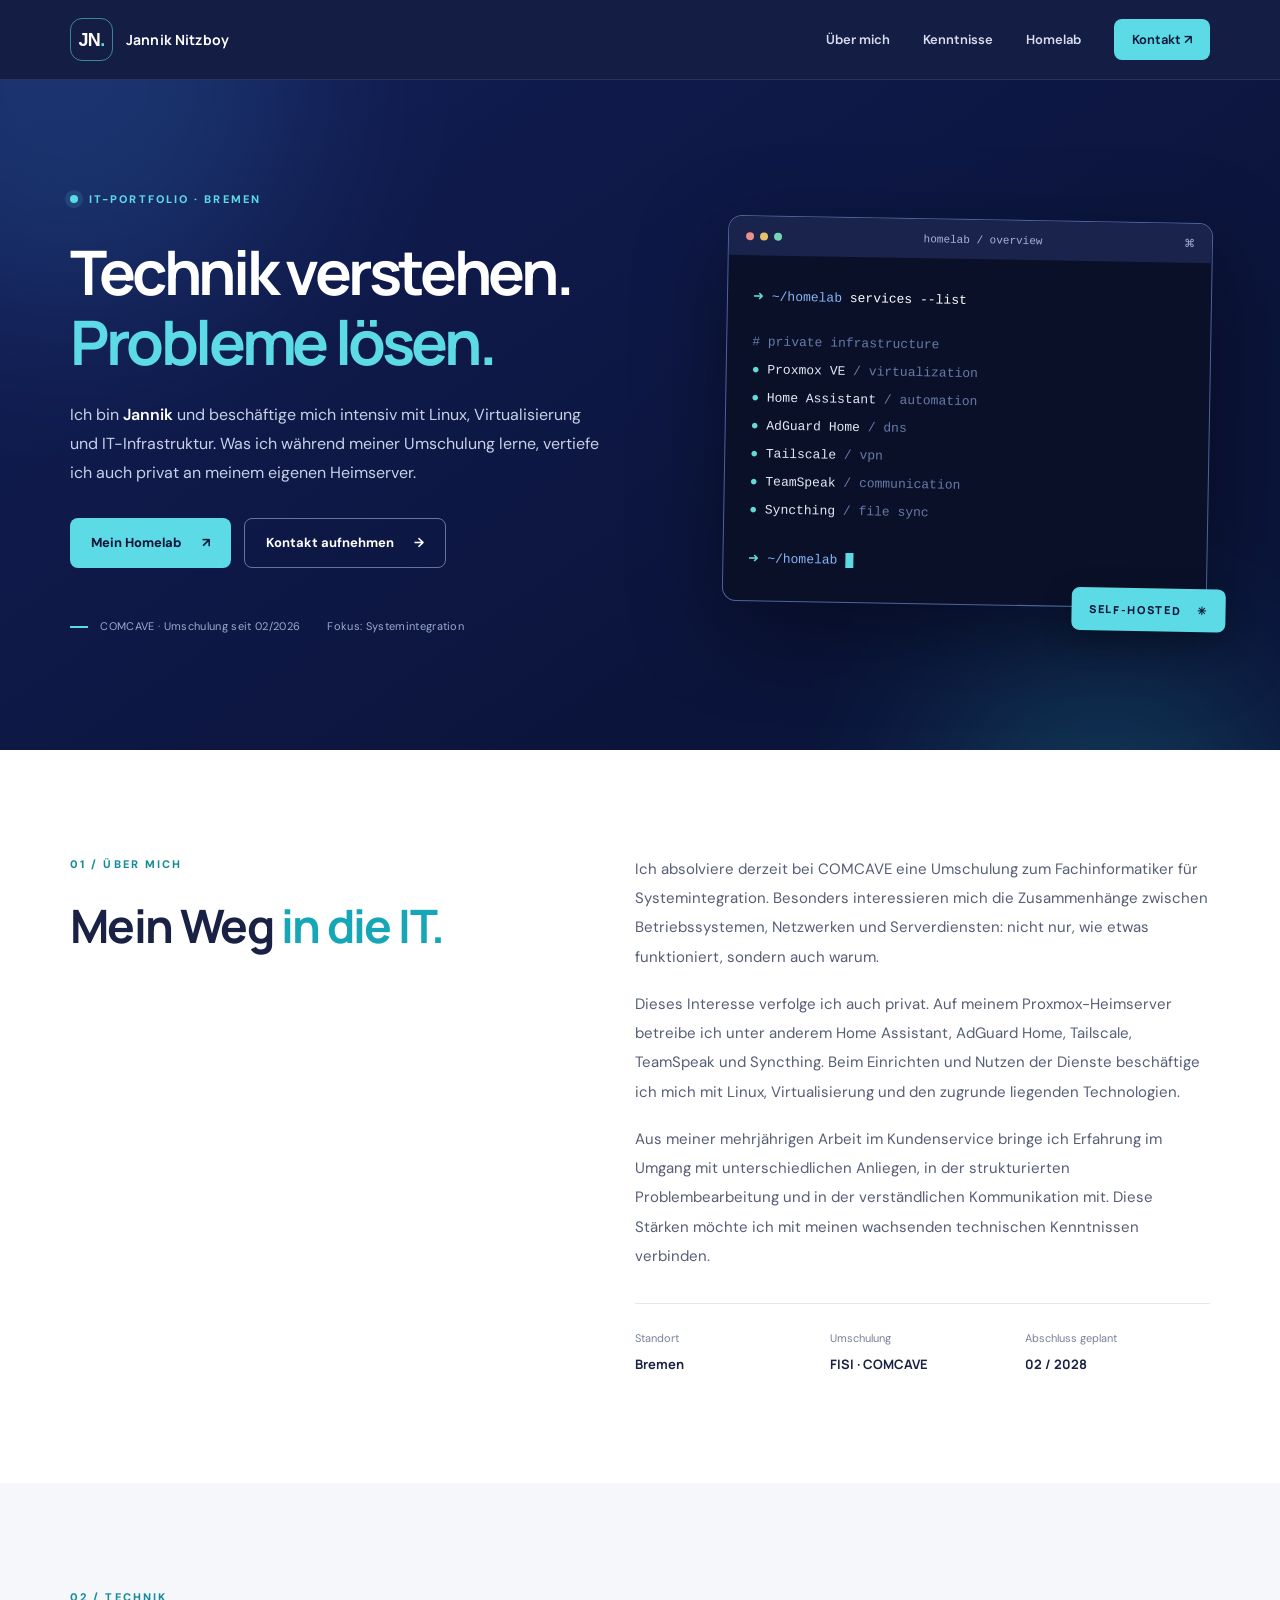
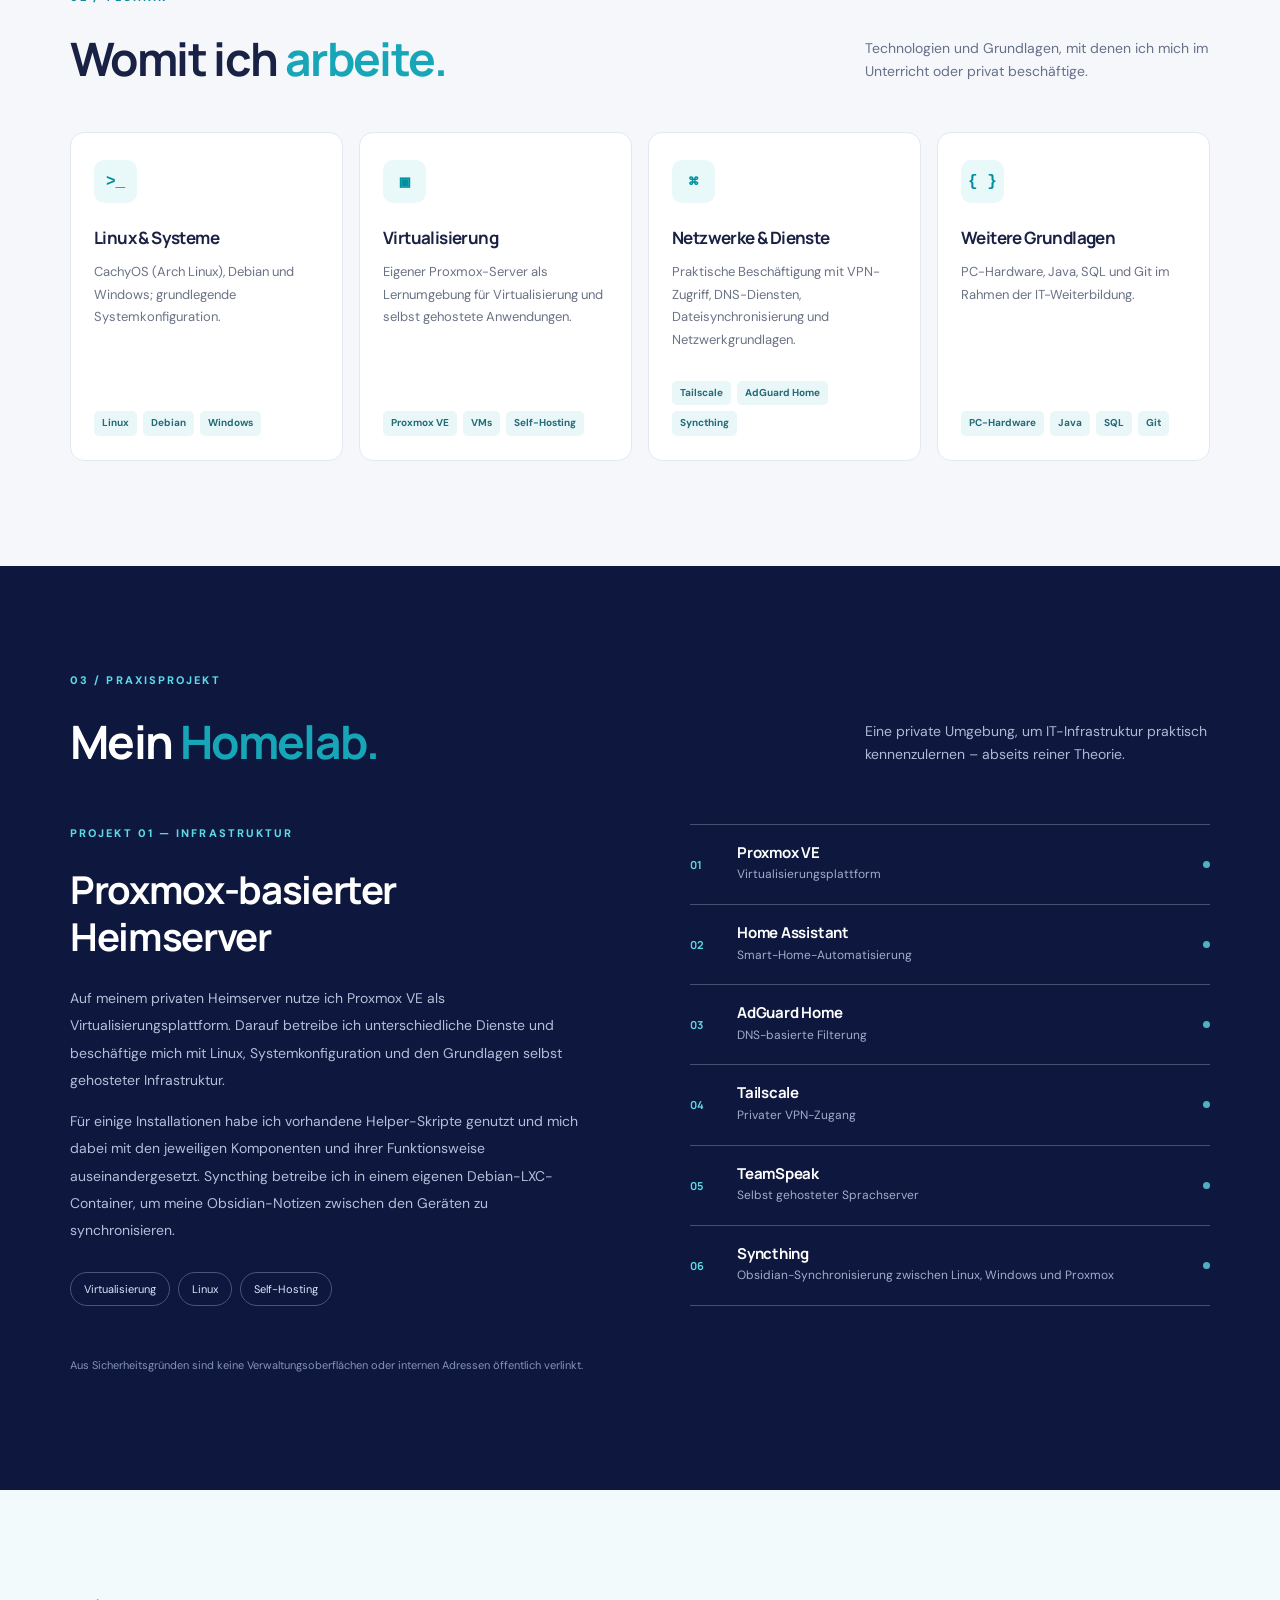
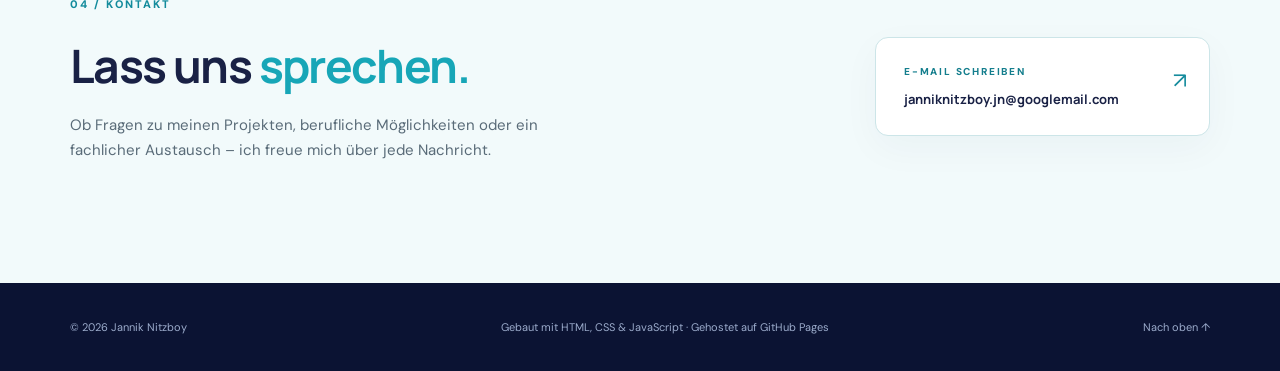
<file: index.html>
<!doctype html>
<html lang="de">
<head>
  <meta charset="utf-8">
  <meta name="viewport" content="width=device-width, initial-scale=1">
  <meta name="theme-color" content="#101943">
  <meta name="description" content="Jannik Nitzboy – Fachinformatiker für Systemintegration in Umschulung. IT-Infrastruktur, Linux, Virtualisierung und ein privates Proxmox-Homelab.">
  <title>Jannik Nitzboy | IT & Systemintegration</title>
  <link rel="icon" href="favicon.svg" type="image/svg+xml">
  <link rel="stylesheet" href="styles.css">
  <script src="script.js" defer></script>
</head>
<body>
  <a class="skip" href="#main">Zum Inhalt springen</a>
  <header class="site-header" id="top">
    <div class="container nav-wrap">
      <a class="brand" href="#top" aria-label="Jannik Nitzboy – Startseite"><span class="brand-mark">JN<span>.</span></span><span class="brand-label">Jannik Nitzboy</span></a>
      <button class="menu-button" type="button" aria-expanded="false" aria-controls="main-nav" aria-label="Menü öffnen"><span></span><span></span><span></span></button>
      <nav class="nav" id="main-nav" aria-label="Hauptnavigation"><a href="#ueber-mich">Über mich</a><a href="#kenntnisse">Kenntnisse</a><a href="#homelab">Homelab</a><a href="#kontakt" class="nav-contact">Kontakt <span aria-hidden="true">↗</span></a></nav>
    </div>
  </header>
  <main id="main">
    <section class="hero" aria-labelledby="hero-title">
      <div class="hero-glow hero-glow-one"></div><div class="hero-glow hero-glow-two"></div>
      <div class="container hero-grid">
        <div class="hero-copy">
          <p class="eyebrow"><span class="status-dot"></span> IT-PORTFOLIO · BREMEN</p>
          <h1 id="hero-title">Technik verstehen.<br><span>Probleme lösen.</span></h1>
          <p class="hero-sub">Ich bin <strong class="hero-role">Jannik</strong> und beschäftige mich intensiv mit Linux, Virtualisierung und IT-Infrastruktur. Was ich während meiner Umschulung lerne, vertiefe ich auch privat an meinem eigenen Heimserver.</p>
          <div class="hero-actions"><a class="btn btn-primary" href="#homelab">Mein Homelab <span aria-hidden="true">↗</span></a><a class="btn btn-ghost" href="#kontakt">Kontakt aufnehmen <span aria-hidden="true">→</span></a></div>
          <div class="hero-meta"><span><span class="meta-line"></span> COMCAVE · Umschulung seit 02/2026</span><span>Fokus: Systemintegration</span></div>
        </div>
        <div class="hero-visual" aria-hidden="true">
          <div class="terminal"><div class="terminal-top"><div class="traffic"><i></i><i></i><i></i></div><span>homelab / overview</span><span class="term-symbol">⌘</span></div><div class="terminal-body"><div><span class="prompt">➜</span> <span class="term-path">~/homelab</span> <span class="cmd">services --list</span></div><div class="output"><span class="term-muted"># private infrastructure</span><br><span class="check">●</span> Proxmox VE <span class="term-muted">/ virtualization</span><br><span class="check">●</span> Home Assistant <span class="term-muted">/ automation</span><br><span class="check">●</span> AdGuard Home <span class="term-muted">/ dns</span><br><span class="check">●</span> Tailscale <span class="term-muted">/ vpn</span><br><span class="check">●</span> TeamSpeak <span class="term-muted">/ communication</span><br><span class="check">●</span> Syncthing <span class="term-muted">/ file sync</span></div><div><span class="prompt">➜</span> <span class="term-path">~/homelab</span> <span class="cursor"></span></div></div></div>
          <div class="float-tag">SELF-HOSTED <span>✳</span></div>
        </div>
      </div>
    </section>
    <section id="ueber-mich" class="section section-light" aria-labelledby="about-heading"><div class="container split-section"><div class="section-intro"><p class="section-kicker">01 / ÜBER MICH</p><h2 id="about-heading">Mein Weg <em>in die IT.</em></h2></div><div class="copy-block"><p>Ich absolviere derzeit bei COMCAVE eine Umschulung zum Fachinformatiker für Systemintegration. Besonders interessieren mich die Zusammenhänge zwischen Betriebssystemen, Netzwerken und Serverdiensten: nicht nur, wie etwas funktioniert, sondern auch warum.</p><p>Dieses Interesse verfolge ich auch privat. Auf meinem Proxmox-Heimserver betreibe ich unter anderem Home Assistant, AdGuard Home, Tailscale, TeamSpeak und Syncthing. Beim Einrichten und Nutzen der Dienste beschäftige ich mich mit Linux, Virtualisierung und den zugrunde liegenden Technologien.</p><p>Aus meiner mehrjährigen Arbeit im Kundenservice bringe ich Erfahrung im Umgang mit unterschiedlichen Anliegen, in der strukturierten Problembearbeitung und in der verständlichen Kommunikation mit. Diese Stärken möchte ich mit meinen wachsenden technischen Kenntnissen verbinden.</p><div class="about-facts"><div><span>Standort</span><strong>Bremen</strong></div><div><span>Umschulung</span><strong>FISI · COMCAVE</strong></div><div><span>Abschluss geplant</span><strong>02 / 2028</strong></div></div></div></div></section>
    <section id="kenntnisse" class="section section-soft" aria-labelledby="skills-heading"><div class="container"><div class="section-head"><div><p class="section-kicker">02 / TECHNIK</p><h2 id="skills-heading">Womit ich <em>arbeite.</em></h2></div><p>Technologien und Grundlagen, mit denen ich mich im Unterricht oder privat beschäftige.</p></div><div class="skill-grid"><article class="skill-card"><div class="skill-icon">&gt;_</div><h3>Linux & Systeme</h3><p>CachyOS (Arch Linux), Debian und Windows; grundlegende Systemkonfiguration.</p><div class="tags"><span>Linux</span><span>Debian</span><span>Windows</span></div></article><article class="skill-card"><div class="skill-icon">▣</div><h3>Virtualisierung</h3><p>Eigener Proxmox-Server als Lernumgebung für Virtualisierung und selbst gehostete Anwendungen.</p><div class="tags"><span>Proxmox VE</span><span>VMs</span><span>Self-Hosting</span></div></article><article class="skill-card"><div class="skill-icon">⌘</div><h3>Netzwerke & Dienste</h3><p>Praktische Beschäftigung mit VPN-Zugriff, DNS-Diensten, Dateisynchronisierung und Netzwerkgrundlagen.</p><div class="tags"><span>Tailscale</span><span>AdGuard Home</span><span>Syncthing</span></div></article><article class="skill-card"><div class="skill-icon">{ }</div><h3>Weitere Grundlagen</h3><p>PC-Hardware, Java, SQL und Git im Rahmen der IT-Weiterbildung.</p><div class="tags"><span>PC-Hardware</span><span>Java</span><span>SQL</span><span>Git</span></div></article></div></div></section>
    <section id="homelab" class="section section-dark" aria-labelledby="lab-heading"><div class="container"><div class="section-head section-head-dark"><div><p class="section-kicker">03 / PRAXISPROJEKT</p><h2 id="lab-heading">Mein <em>Homelab.</em></h2></div><p>Eine private Umgebung, um IT-Infrastruktur praktisch kennenzulernen – abseits reiner Theorie.</p></div><div class="lab-grid"><div class="lab-feature"><span class="lab-label">PROJEKT 01 — INFRASTRUKTUR</span><h3>Proxmox-basierter<br>Heimserver</h3><p>Auf meinem privaten Heimserver nutze ich Proxmox VE als Virtualisierungsplattform. Darauf betreibe ich unterschiedliche Dienste und beschäftige mich mit Linux, Systemkonfiguration und den Grundlagen selbst gehosteter Infrastruktur.</p><p>Für einige Installationen habe ich vorhandene Helper-Skripte genutzt und mich dabei mit den jeweiligen Komponenten und ihrer Funktionsweise auseinandergesetzt. Syncthing betreibe ich in einem eigenen Debian-LXC-Container, um meine Obsidian-Notizen zwischen den Geräten zu synchronisieren.</p><div class="lab-chips"><span>Virtualisierung</span><span>Linux</span><span>Self-Hosting</span></div></div><div class="service-list"><div class="service"><span class="service-num">01</span><div><h4>Proxmox VE</h4><p>Virtualisierungsplattform</p></div><span class="service-indicator" aria-hidden="true"></span></div><div class="service"><span class="service-num">02</span><div><h4>Home Assistant</h4><p>Smart-Home-Automatisierung</p></div><span class="service-indicator" aria-hidden="true"></span></div><div class="service"><span class="service-num">03</span><div><h4>AdGuard Home</h4><p>DNS-basierte Filterung</p></div><span class="service-indicator" aria-hidden="true"></span></div><div class="service"><span class="service-num">04</span><div><h4>Tailscale</h4><p>Privater VPN-Zugang</p></div><span class="service-indicator" aria-hidden="true"></span></div><div class="service"><span class="service-num">05</span><div><h4>TeamSpeak</h4><p>Selbst gehosteter Sprachserver</p></div><span class="service-indicator" aria-hidden="true"></span></div><div class="service"><span class="service-num">06</span><div><h4>Syncthing</h4><p>Obsidian-Synchronisierung zwischen Linux, Windows und Proxmox</p></div><span class="service-indicator" aria-hidden="true"></span></div></div></div><p class="lab-note">Aus Sicherheitsgründen sind keine Verwaltungsoberflächen oder internen Adressen öffentlich verlinkt.</p></div></section>
    <section id="kontakt" class="section section-contact" aria-labelledby="contact-heading"><div class="container contact-layout"><div><p class="section-kicker">04 / KONTAKT</p><h2 id="contact-heading">Lass uns <em>sprechen.</em></h2><p>Ob Fragen zu meinen Projekten, berufliche Möglichkeiten oder ein fachlicher Austausch – ich freue mich über jede Nachricht.</p></div><a class="contact-link" href="mailto:janniknitzboy.jn@googlemail.com"><span>E-MAIL SCHREIBEN</span><strong>janniknitzboy.jn@googlemail.com</strong><span class="contact-arrow" aria-hidden="true">↗</span></a></div></section>
  </main>
  <footer class="footer"><div class="container footer-content"><span>© <span id="year">2026</span> Jannik Nitzboy</span><span>Gebaut mit HTML, CSS & JavaScript · Gehostet auf GitHub Pages</span><button class="back-to-top" type="button" aria-label="Zum Seitenanfang scrollen">Nach oben ↑</button></div></footer>
</body>
</html>
</file>
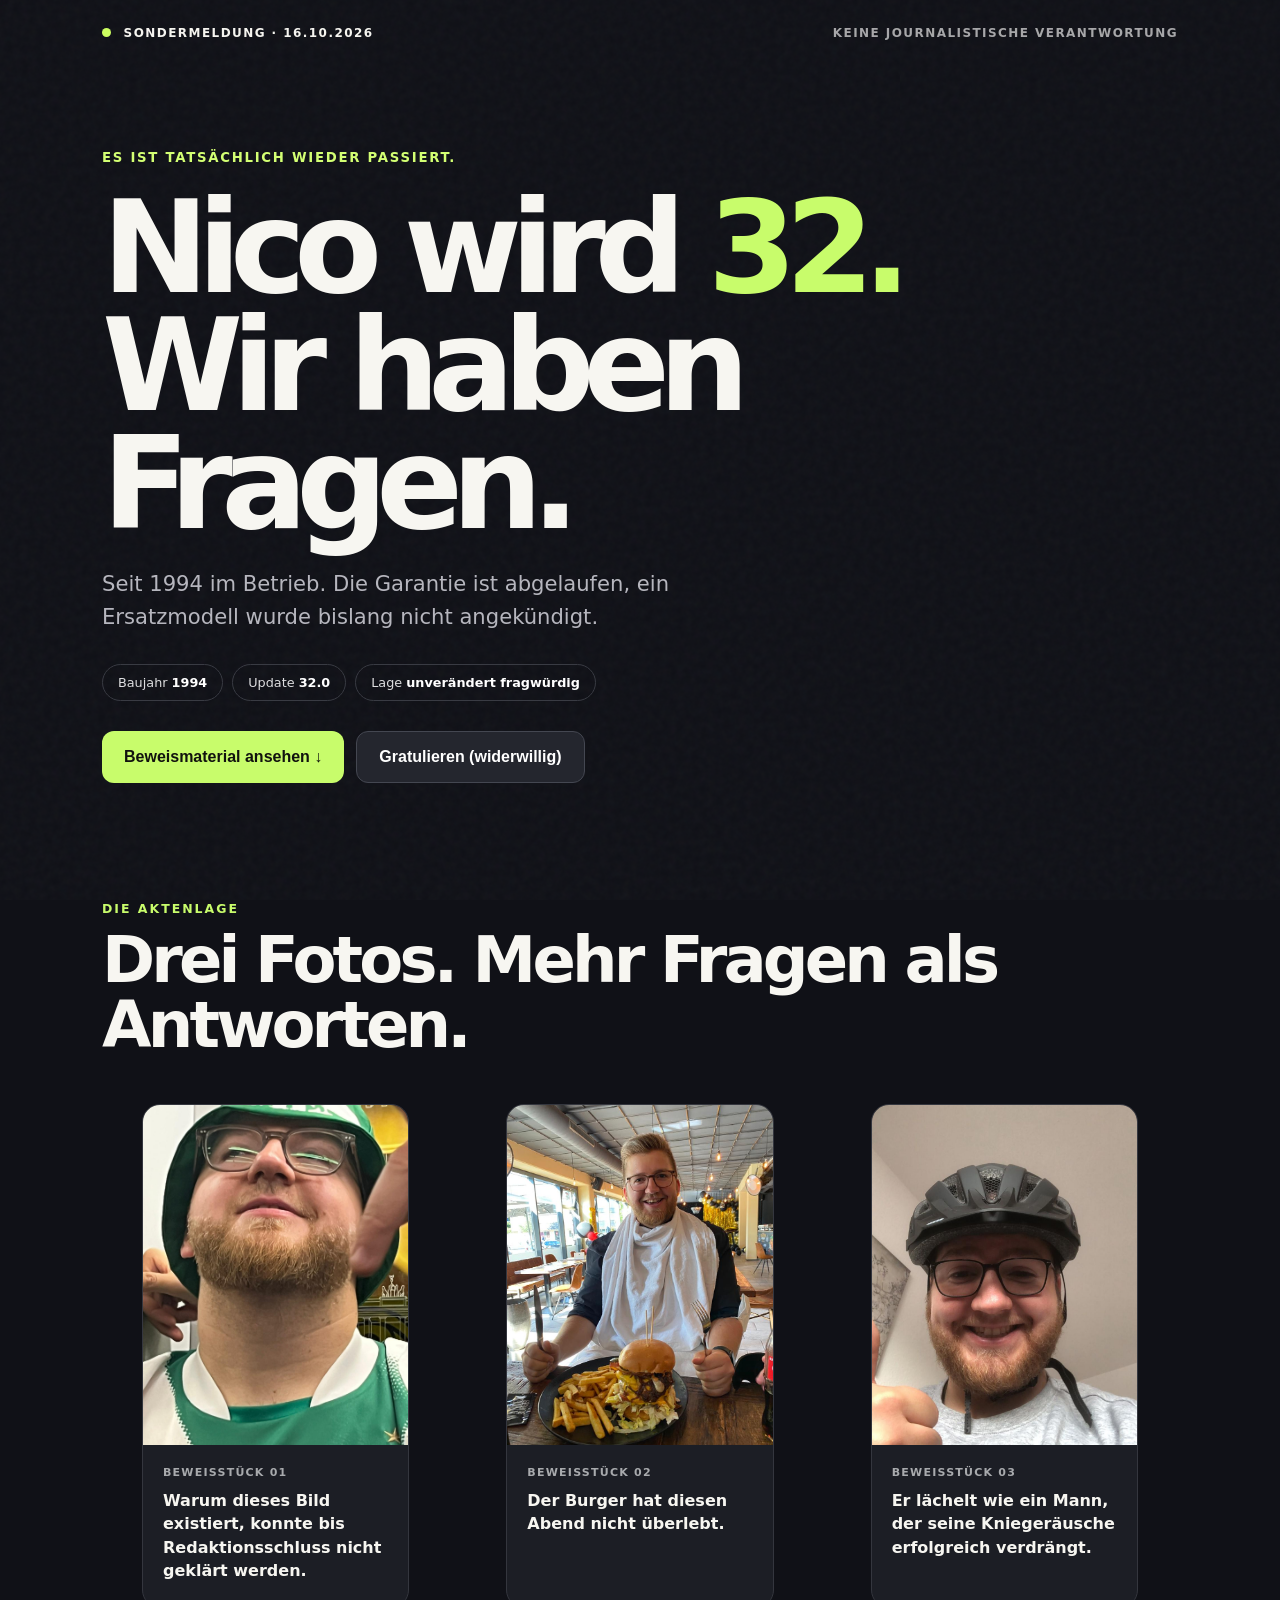
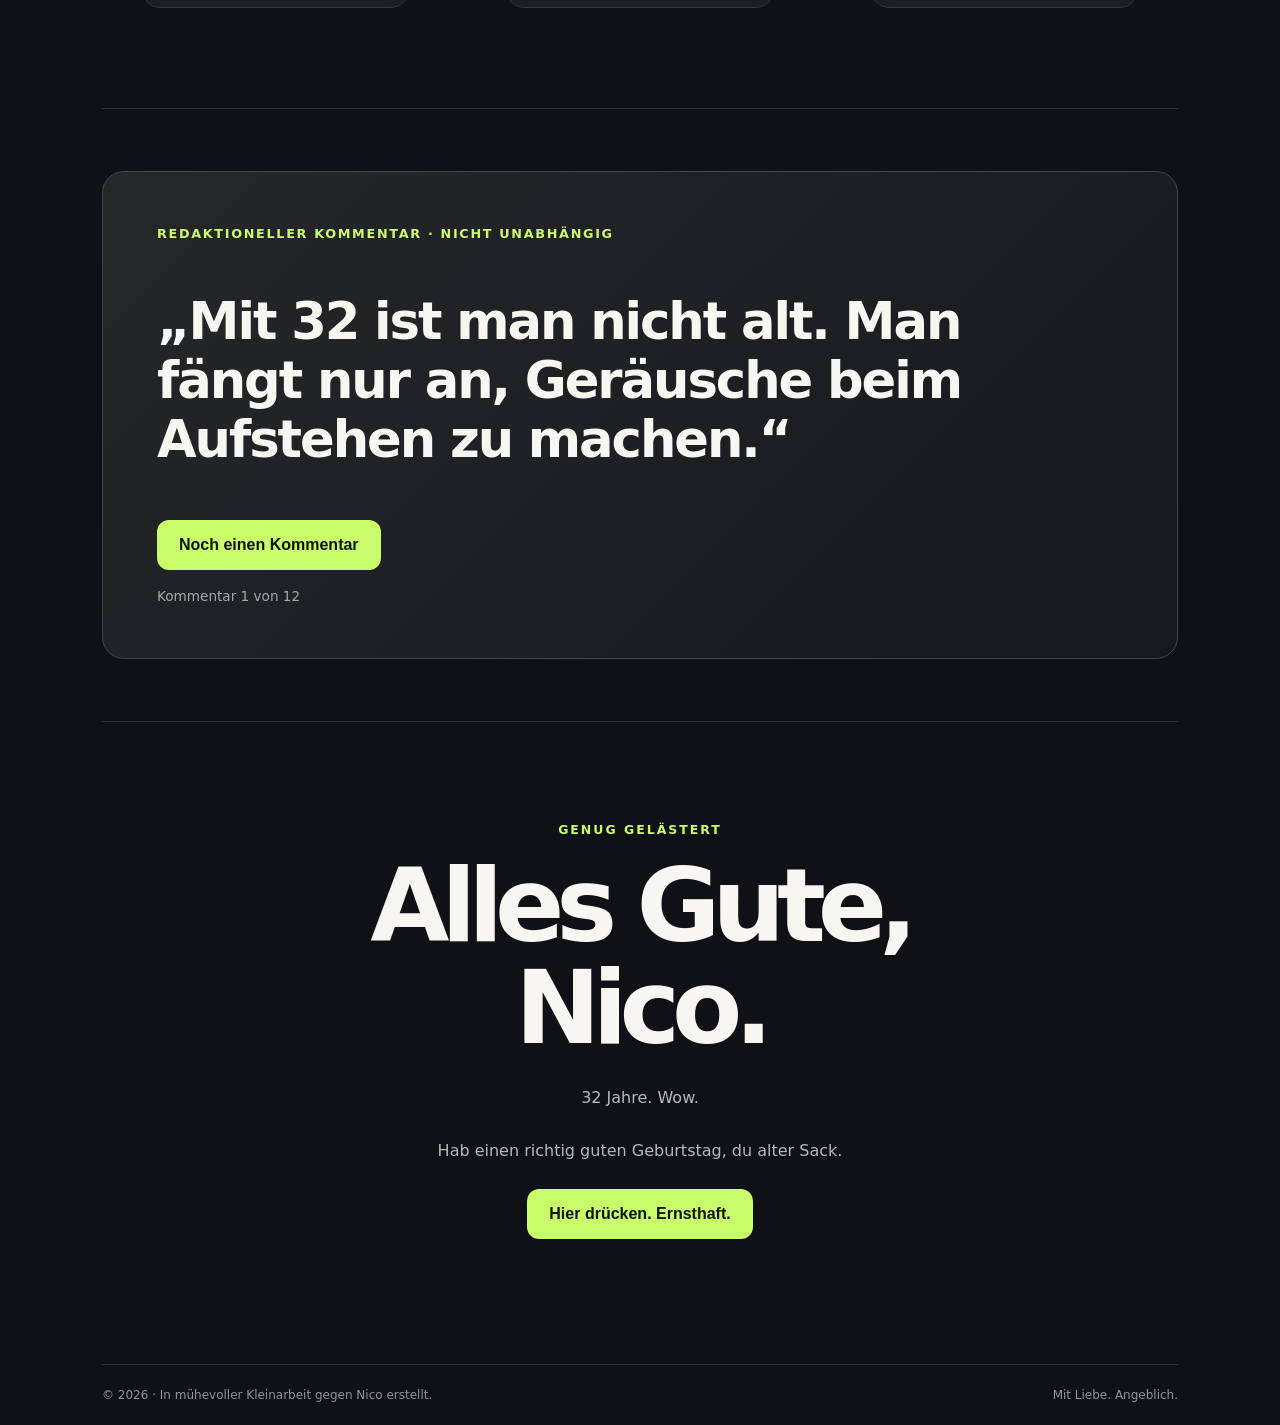
<file: nico/index.html>
<!doctype html>
<html lang="de">
<head>
<meta charset="utf-8"><meta name="viewport" content="width=device-width, initial-scale=1">
<meta name="theme-color" content="#101117">
<meta name="robots" content="noindex, nofollow">
<title>Nico wird 32 – Wir haben Fragen.</title>
<style>
:root{font-family:Inter,ui-sans-serif,system-ui,-apple-system,"Segoe UI",sans-serif;color:#f7f6f1;background:#101117;font-synthesis:none}*{box-sizing:border-box}html{scroll-behavior:smooth}body{margin:0;overflow-x:hidden}a{color:inherit}.noise{position:fixed;inset:0;pointer-events:none;opacity:.035;background-image:url("data:image/svg+xml,%3Csvg viewBox='0 0 180 180' xmlns='http://www.w3.org/2000/svg'%3E%3Cfilter id='n'%3E%3CfeTurbulence type='fractalNoise' baseFrequency='.65' numOctaves='3' stitchTiles='stitch'/%3E%3C/filter%3E%3Crect width='100%25' height='100%25' filter='url(%23n)'/%3E%3C/svg%3E")}.wrap{max-width:1120px;margin:auto;padding:0 22px}header{display:flex;align-items:center;justify-content:space-between;padding-top:26px;font-size:.75rem;font-weight:800;letter-spacing:.12em;text-transform:uppercase}.dot{width:9px;height:9px;background:#ccff5e;display:inline-block;border-radius:50%;margin-right:7px}header span:last-child{color:#a7a7a9}.hero{padding:110px 0 72px;position:relative}.eyebrow{color:#d3ff73;font-size:.83rem;font-weight:900;letter-spacing:.13em;text-transform:uppercase}.hero h1{font-size:clamp(3.6rem,10vw,8.8rem);line-height:.92;letter-spacing:-.09em;max-width:1000px;margin:24px 0 26px}.hero h1 em{color:#c8fc6b;font-style:normal}.subtitle{font-size:clamp(1.07rem,2vw,1.32rem);color:#b6b6be;max-width:610px;line-height:1.55}.pills{display:flex;flex-wrap:wrap;gap:9px;margin:30px 0}.pill{border:1px solid #393b43;border-radius:30px;padding:10px 15px;font-size:.8rem;color:#dedee0}.pill b{color:#fff}.btn{background:#c8fc6b;color:#11120e;border:0;border-radius:12px;font-weight:900;font-size:1rem;padding:16px 22px;cursor:pointer;transition:transform .2s,filter .2s}.btn:hover{transform:translateY(-2px);filter:brightness(1.05)}.btn:focus-visible{outline:3px solid white;outline-offset:4px}.ghost{color:white;background:#24262e;border:1px solid #444751}.hero-actions{display:flex;gap:12px;flex-wrap:wrap}.section{padding:46px 0 84px}.section-label{color:#c8fc6b;font-size:.78rem;font-weight:900;letter-spacing:.16em;text-transform:uppercase}.section h2{font-size:clamp(2rem,5.5vw,4rem);line-height:1.02;letter-spacing:-.06em;margin:12px 0 30px}.photos{display:grid;grid-template-columns:1fr 1fr 1fr;gap:17px}.photo{background:#1c1e25;border:1px solid #34363e;border-radius:18px;overflow:hidden;position:relative}.photo img{width:100%;height:340px;object-fit:cover;display:block}.photo:first-child img{object-position:center 40%}.photo:nth-child(2) img{object-position:center 28%}.photo:nth-child(3) img{object-position:center 55%}.photo figcaption{padding:20px 20px 25px;font-size:1rem;font-weight:740;line-height:1.45}.photo small{display:block;margin-bottom:8px;color:#a8aaad;text-transform:uppercase;font-size:.69rem;letter-spacing:.11em}.quote-section{padding:62px 0;border-top:1px solid #303139;border-bottom:1px solid #303139}.quote-box{background:linear-gradient(135deg,#252729,#17181d);border:1px solid #42454a;border-radius:22px;padding:clamp(25px,5vw,54px)}.quote-box .lead{color:#cbfa72;font-size:.8rem;text-transform:uppercase;letter-spacing:.13em;font-weight:900}.quote{font-size:clamp(1.5rem,4vw,3.2rem);font-weight:900;letter-spacing:-.04em;line-height:1.15;min-height:110px;max-width:900px}.counter{font-size:.85rem;color:#a6a8a8;margin-top:18px}.ending{padding:100px 0 125px;text-align:center}.ending h2{font-size:clamp(2.8rem,9vw,6.4rem);line-height:1;letter-spacing:-.08em;margin:18px auto}.ending p{color:#b7b9b9;max-width:580px;line-height:1.65;margin:25px auto}footer{border-top:1px solid #303139;padding:23px 0;color:#92949b;font-size:.75rem;display:flex;justify-content:space-between;gap:15px}.float{position:fixed;z-index:20;pointer-events:none;font-size:20px;animation:fly 1800ms ease-out forwards}@keyframes fly{from{opacity:1;transform:translate(0,0) rotate(0)}to{opacity:0;transform:translate(var(--dx),var(--dy)) rotate(var(--rot))}}@media(max-width:800px){.hero{padding:80px 0 55px}.photos{grid-template-columns:1fr}.photo{display:grid;grid-template-columns:40% 60%;min-height:180px}.photo img{height:100%;min-height:190px}.photo figcaption{align-self:center}.section{padding-bottom:55px}.quote{min-height:145px}}@media(max-width:420px){.photo{grid-template-columns:1fr}.photo img{height:250px}.photo figcaption{padding:20px}header{font-size:.65rem}.hero h1{font-size:3.5rem}}@media(prefers-reduced-motion:reduce){html{scroll-behavior:auto}*,*:before,*:after{animation-duration:.01ms!important;transition-duration:.01ms!important}}
</style>
</head>
<body><div class="noise" aria-hidden="true"></div>
<div class="wrap"><header><span><span class="dot"></span> SONDERMELDUNG · 16.10.2026</span><span>Keine journalistische Verantwortung</span></header>
<main><section class="hero"><div class="eyebrow">Es ist tatsächlich wieder passiert.</div><h1>Nico wird <em>32.</em><br>Wir haben Fragen.</h1><p class="subtitle">Seit 1994 im Betrieb. Die Garantie ist abgelaufen, ein Ersatzmodell wurde bislang nicht angekündigt.</p><div class="pills"><span class="pill">Baujahr <b>1994</b></span><span class="pill">Update <b>32.0</b></span><span class="pill">Lage <b>unverändert fragwürdig</b></span></div><div class="hero-actions"><button class="btn" onclick="document.querySelector('#beweismittel').scrollIntoView({behavior:'smooth'})">Beweismaterial ansehen ↓</button><button class="btn ghost" id="confetti">Gratulieren (widerwillig)</button></div></section>
<section class="section" id="beweismittel"><div class="section-label">Die Aktenlage</div><h2>Drei Fotos. Mehr Fragen als Antworten.</h2><div class="photos"><figure class="photo"><img src="bilder/nico1.jpg" alt="Nico mit grünem Hut in extremer Nahaufnahme" loading="lazy"><figcaption><small>Beweisstück 01</small>Warum dieses Bild existiert, konnte bis Redaktionsschluss nicht geklärt werden.</figcaption></figure><figure class="photo"><img src="bilder/nico2.jpg" alt="Nico mit einem großen Burger und Pommes" loading="lazy"><figcaption><small>Beweisstück 02</small>Der Burger hat diesen Abend nicht überlebt.</figcaption></figure><figure class="photo"><img src="bilder/nico3.jpg" alt="Nico lächelt mit Fahrradhelm und Daumen hoch" loading="lazy"><figcaption><small>Beweisstück 03</small>Er lächelt wie ein Mann, der seine Kniegeräusche erfolgreich verdrängt.</figcaption></figure></div></section>
<section class="quote-section" id="roasts"><div class="quote-box"><div class="lead">Redaktioneller Kommentar · nicht unabhängig</div><p class="quote" id="quote" aria-live="polite">„Mit 32 ist man nicht alt. Man fängt nur an, Geräusche beim Aufstehen zu machen.“</p><button class="btn" id="roastBtn">Noch einen Kommentar</button><div class="counter" id="counter">Kommentar 1 von 12</div></div></section>
<section class="ending"><div class="section-label">Genug gelästert</div><h2>Alles Gute,<br>Nico.</h2><p>32 Jahre. Wow.<br><br>Hab einen richtig guten Geburtstag, du alter Sack.</p><button class="btn" id="finalBtn">Hier drücken. Ernsthaft.</button></section></main><footer><span>© 2026 · In mühevoller Kleinarbeit gegen Nico erstellt.</span><span>Mit Liebe. Angeblich.</span></footer></div>
<script>
const roasts=[
'„Mit 32 ist man nicht alt. Man fängt nur an, Geräusche beim Aufstehen zu machen.“',
'„1994 war ein gutes Jahr. Nicht alles daraus ist gut gealtert.“',
'„32 ist das neue 22. Sagen jedenfalls hauptsächlich Leute über 30.“',
'„Das Knie knackt. Der Rücken meldet sich. Aber immerhin ist die Frisur noch da.“',
'„Bei diesem Burgerfoto ist unklar, wer wen herausgefordert hat.“',
'„Sein Fahrradhelm sitzt. Sein Lebensplan wird derzeit noch geprüft.“',
'„32.... Wow.“',
'„Immerhin braucht man für die meisten Dinge noch keinen Termin beim Orthopäden. Oder?“',
'„Eine ganze Website zum Geburtstag. Für eine Glückwunschkarte hat es anscheinend nicht gereicht.“',
'„Der Mann ist 32 und hält auf Fotos immer noch demonstrativ den Daumen hoch.“',
'„Nico ist der lebende Beweis, dass man auch ohne Bedienungsanleitung irgendwie durchkommt.“',
'„Ab jetzt zählt ein ruhiger Abend zu Hause offiziell als gelungene Veranstaltung.“'
];
let current=0;const quote=document.querySelector('#quote'),counter=document.querySelector('#counter');document.querySelector('#roastBtn').addEventListener('click',()=>{current=(current+1)%roasts.length;quote.textContent=roasts[current];counter.textContent=`Kommentar ${current+1} von ${roasts.length}`});
function burst(){if(window.matchMedia('(prefers-reduced-motion: reduce)').matches)return;const glyphs=['🎉','🎂','✦','★','🎈'];for(let i=0;i<44;i++){let e=document.createElement('span');e.className='float';e.textContent=glyphs[i%glyphs.length];e.style.left=(20+Math.random()*60)+'vw';e.style.top=(30+Math.random()*45)+'vh';e.style.setProperty('--dx',((Math.random()-.5)*600)+'px');e.style.setProperty('--dy',(-80-Math.random()*500)+'px');e.style.setProperty('--rot',(Math.random()*700-350)+'deg');document.body.append(e);setTimeout(()=>e.remove(),1850)}}
document.querySelector('#confetti').addEventListener('click',burst);document.querySelector('#finalBtn').addEventListener('click',()=>{burst();document.querySelector('#finalBtn').textContent='Na gut. Happy Birthday.'});
</script></body></html>
</file>
<file: styles.css>
@import url('https://fonts.googleapis.com/css2?family=DM+Sans:wght@400;500;600;700&family=Manrope:wght@400;500;600;700;800&display=swap');
:root{--navy:#111b50;--deep:#0c1438;--aqua:#5cdae5;--ink:#192145;--muted:#66708a;--line:#e3e8f0;--light:#f8f9fc}*{box-sizing:border-box}html{scroll-behavior:smooth;scroll-padding-top:90px}body{margin:0;font-family:'DM Sans',Arial,sans-serif;color:var(--ink);background:#fff;line-height:1.65;-webkit-font-smoothing:antialiased}h1,h2,h3,h4,p{margin-top:0}h1,h2,h3,h4{font-family:Manrope,Arial,sans-serif;line-height:1.22;letter-spacing:-.035em}a{color:inherit;text-decoration:none}button{font:inherit}.container{width:min(1140px,calc(100% - 52px));margin:auto}.skip{position:absolute;top:-60px;left:12px;background:white;color:black;padding:8px;z-index:50}.skip:focus{top:10px}.site-header{position:sticky;top:0;z-index:10;background:rgba(13,22,61,.97);border-bottom:1px solid rgba(255,255,255,.1);backdrop-filter:blur(16px)}.nav-wrap{min-height:79px;display:flex;justify-content:space-between;align-items:center}.brand{display:flex;align-items:center;gap:13px;color:white}.brand-mark{display:grid;place-items:center;border:1px solid rgba(92,218,229,.55);width:43px;height:43px;border-radius:12px;font:800 18px Manrope}.brand-mark span{color:var(--aqua)}.brand-label{font:700 14px Manrope;letter-spacing:.01em}.nav{display:flex;align-items:center;gap:33px}.nav a{color:#d8deef;font-size:13px;font-weight:600;transition:color .2s}.nav a:hover{color:var(--aqua)}.nav .nav-contact{color:var(--deep);background:var(--aqua);padding:10px 18px;border-radius:8px}.nav .nav-contact:hover{color:var(--deep);background:#9cf2f7}.menu-button{display:none}.hero{background:linear-gradient(145deg,#121e56,#0b143a 72%);position:relative;overflow:hidden;color:white;min-height:600px}.hero-glow{position:absolute;pointer-events:none;border-radius:50%;filter:blur(90px);opacity:.2}.hero-glow-one{background:#428ddc;width:450px;height:450px;top:-220px;left:-150px}.hero-glow-two{background:#2cc9c9;width:350px;height:350px;bottom:-250px;right:0}.hero-grid{position:relative;display:grid;grid-template-columns:1.1fr .9fr;gap:62px;align-items:center;padding:110px 0 115px}.eyebrow,.section-kicker,.lab-label{letter-spacing:.19em;font-size:11px;font-weight:800;color:var(--aqua)}.eyebrow{display:flex;align-items:center;gap:11px}.status-dot{width:8px;height:8px;background:var(--aqua);border-radius:50%;box-shadow:0 0 0 5px #5cdae522}.hero h1{font-size:clamp(43px,4.8vw,66px);line-height:1.13;letter-spacing:-.055em;margin:29px 0 25px;white-space:nowrap}.hero h1 span{color:var(--aqua)}.hero-sub{color:#c8d0e8;max-width:545px;font-size:16px;line-height:1.8}.hero-sub strong{color:#fff;font-weight:600}.hero-actions{display:flex;flex-wrap:wrap;gap:13px;margin-top:31px}.btn{display:inline-flex;align-items:center;justify-content:center;gap:20px;font-size:13px;font-weight:700;padding:13px 21px;border-radius:8px;transition:transform .2s}.btn:hover{transform:translateY(-2px)}.btn-primary{background:var(--aqua);color:var(--deep)}.btn-ghost{border:1px solid #667598;color:white}.hero-meta{display:flex;flex-wrap:wrap;gap:27px;margin-top:49px;color:#9caacc;font-size:11px;letter-spacing:.03em}.meta-line{display:inline-block;width:18px;height:2px;background:var(--aqua);vertical-align:middle;margin-right:9px}.hero-visual{position:relative;transform:rotate(1deg)}.terminal{background:#0a1028;box-shadow:0 26px 90px #0006;border:1px solid #4d629d;border-radius:14px;overflow:hidden}.terminal-top{display:flex;align-items:center;justify-content:space-between;background:#19234c;padding:13px 17px;font:11px monospace;color:#a5b4d6}.traffic{display:flex;gap:6px}.traffic i{width:8px;height:8px;background:#68759c;border-radius:50%}.traffic i:first-child{background:#ed8e8e}.traffic i:nth-child(2){background:#e9c06a}.traffic i:last-child{background:#76d5b5}.terminal-body{min-height:300px;padding:28px 25px;font:13px/2.15 'Courier New',monospace;color:#e3e8f7;white-space:nowrap}.prompt,.check{color:#65d9d6}.term-path{color:#87b5f5}.cmd{color:white}.term-muted{color:#677ba8}.output{margin:17px 0 21px}.cursor{display:inline-block;background:var(--aqua);width:8px;height:15px;vertical-align:middle;animation:blink 1.4s infinite}@keyframes blink{50%{opacity:0}}.float-tag{position:absolute;bottom:-23px;right:-19px;background:var(--aqua);color:var(--deep);font:800 11px Manrope;letter-spacing:.15em;padding:14px 18px;border-radius:8px;box-shadow:0 10px 30px #0004}.float-tag span{margin-left:12px}.section{padding:105px 0}.section-light{background:#fff}.split-section{display:grid;grid-template-columns:.9fr 1.1fr;gap:95px}.section-kicker{color:#138b9c;margin-bottom:25px}h2{font-size:clamp(32px,3.6vw,48px);margin-bottom:0}h2 em{font-style:normal;color:#17a6b7}.copy-block p{font-size:15px;color:#555e76;line-height:1.95;margin-bottom:18px}.about-facts{display:grid;grid-template-columns:repeat(3,1fr);border-top:1px solid var(--line);padding-top:25px;gap:10px;margin-top:32px}.about-facts span{display:block;color:#778198;font-size:11px;margin-bottom:4px}.about-facts strong{font:700 13px Manrope}.section-soft{background:#f5f7fb}.section-head{display:flex;justify-content:space-between;gap:55px;align-items:end;margin-bottom:45px}.section-head>p{max-width:345px;color:#667089;font-size:14px;margin-bottom:4px}.skill-grid{display:grid;grid-template-columns:repeat(4,1fr);gap:16px}.skill-card{background:white;border:1px solid var(--line);border-radius:14px;padding:27px 23px 24px;min-height:292px;display:flex;flex-direction:column;transition:transform .2s,border-color .2s}.skill-card:hover{transform:translateY(-4px);border-color:#b8e9ee}.skill-icon{width:43px;height:43px;border-radius:10px;background:#e9f9fa;color:#008f9e;display:grid;place-items:center;font:800 16px monospace;margin-bottom:25px}.skill-card h3{font-size:17px;margin-bottom:12px}.skill-card p{color:#6a7285;font-size:13px;line-height:1.75}.tags{margin-top:auto;display:flex;flex-wrap:wrap;gap:6px;padding-top:16px}.tags span{font-size:10px;font-weight:700;color:#236b77;background:#eaf7f8;border-radius:5px;padding:4px 8px}.section-dark{background:#0e173d;color:white}.section-head-dark>p{color:#aeb9d5}.section-dark .section-kicker{color:var(--aqua)}.lab-grid{display:grid;grid-template-columns:1fr 1fr;gap:100px;margin-top:54px}.lab-label{display:block;margin-bottom:25px}.lab-feature h3{font-size:clamp(26px,3vw,39px);margin-bottom:24px}.lab-feature p{font-size:14px;color:#b3bfd9;line-height:1.95}.lab-chips{display:flex;gap:8px;flex-wrap:wrap;margin-top:27px}.lab-chips span{border:1px solid #475577;border-radius:30px;padding:7px 13px;font-size:11px;color:#dce5fb}.service-list{border-top:1px solid #45516e}.service{display:grid;grid-template-columns:35px 1fr 25px;gap:12px;align-items:center;padding:19px 0;border-bottom:1px solid #45516e}.service-num{font:700 11px Manrope;color:var(--aqua)}.service h4{font-size:15px;letter-spacing:-.015em;margin:0 0 3px}.service p{font-size:12px;color:#a0adcb;margin:0}.service-arrow{color:#6bd3db}.lab-note{margin-top:50px;color:#8594b6;font-size:11px}.section-contact{background:#f2fafb}.contact-layout{display:flex;justify-content:space-between;gap:50px;align-items:center}.contact-layout>div{max-width:520px}.contact-layout p:not(.section-kicker){margin-top:19px;font-size:15px;color:#596b78}.contact-link{position:relative;display:flex;flex-direction:column;background:white;border:1px solid #cce5e8;border-radius:13px;padding:26px 65px 27px 28px;min-width:335px;box-shadow:0 12px 38px #163b4c0a}.contact-link span:first-child{font-size:10px;letter-spacing:.18em;color:#147e8d;font-weight:800;margin-bottom:10px}.contact-link strong{font:700 13px Manrope;overflow-wrap:anywhere}.contact-arrow{position:absolute;right:22px;top:25px;color:#158b9d;font-size:22px}.footer{background:#0b1333;color:#9caccc}.footer-content{min-height:88px;display:flex;align-items:center;justify-content:space-between;gap:15px;font-size:11px}.footer a:hover{color:white}:focus-visible{outline:3px solid #41d2df;outline-offset:3px}@media(max-width:1050px){.hero-grid{gap:25px}.terminal-body{font-size:11px;padding:19px 13px}.skill-grid{grid-template-columns:repeat(2,1fr)}.skill-card{min-height:260px}.lab-grid{gap:40px}}@media(max-width:760px){.container{width:min(100% - 36px,1140px)}.nav-wrap{min-height:66px}.menu-button{display:flex;flex-direction:column;gap:5px;justify-content:center;background:none;border:1px solid #58658d;border-radius:8px;padding:10px;cursor:pointer}.menu-button span{display:block;background:white;width:21px;height:2px}.nav{display:none;position:absolute;left:0;right:0;top:66px;flex-direction:column;align-items:stretch;gap:0;background:#101a48;padding:8px 19px 18px;border-bottom:1px solid #435178}.nav.is-open{display:flex}.nav a{padding:12px}.nav .nav-contact{margin-top:8px;text-align:center}.hero-grid{grid-template-columns:1fr;padding:72px 0 95px}.hero h1{font-size:clamp(38px,8vw,58px);white-space:normal}.hero-visual{max-width:520px;margin:20px 10px 0 0}.hero-meta{gap:12px;margin-top:35px}.section{padding:75px 0}.split-section{grid-template-columns:1fr;gap:30px}.section-head{align-items:start;flex-direction:column;gap:22px}.lab-grid{grid-template-columns:1fr}.contact-layout{flex-direction:column;align-items:stretch}.contact-link{min-width:0}.footer-content{flex-wrap:wrap;padding:24px 0}.about-facts{grid-template-columns:repeat(3,1fr)}}@media(max-width:470px){.brand-label{font-size:12px}.skill-grid{grid-template-columns:1fr}.skill-card{min-height:0}.terminal-body{font-size:9px;padding:19px 9px}.terminal-top{font-size:10px}.about-facts{grid-template-columns:1fr;gap:14px}.hero-actions{align-items:stretch}.hero-actions .btn{width:100%}.hero h1{font-size:37px}.contact-link{padding:23px 45px 23px 18px}.contact-link strong{font-size:12px}}@media(prefers-reduced-motion:reduce){html{scroll-behavior:auto}*,*:before,*:after{animation:none!important;transition:none!important}}

/* V2: Feinschliff für Monogramm, Berufsbezeichnung und Service-Liste */
.brand-mark{display:flex;align-items:center;justify-content:center;gap:0;line-height:1;flex-shrink:0;padding:0;font-family:Arial,sans-serif;font-weight:800;letter-spacing:-.035em}
.brand-mark span{display:inline;line-height:1}
.hero-role{display:inline-block;white-space:nowrap}
.service-indicator{display:block;width:7px;height:7px;border-radius:50%;background:var(--aqua);opacity:.8;justify-self:end}
@media(max-width:470px){.hero-role{white-space:normal;display:inline}}

/* V3: Ein natürlich umbrochener Einleitungstext und ein echter Nach-oben-Button. */
.hero-sub {text-wrap:pretty;max-width:49ch;}
.hero-role {display:inline;white-space:normal;overflow-wrap:normal;}
.back-to-top {border:0;background:transparent;padding:8px 0;color:inherit;cursor:pointer;font:inherit;}
.back-to-top:hover {color:#fff;}
.back-to-top:focus-visible {outline:3px solid #41d2df;outline-offset:3px;}
</file>
